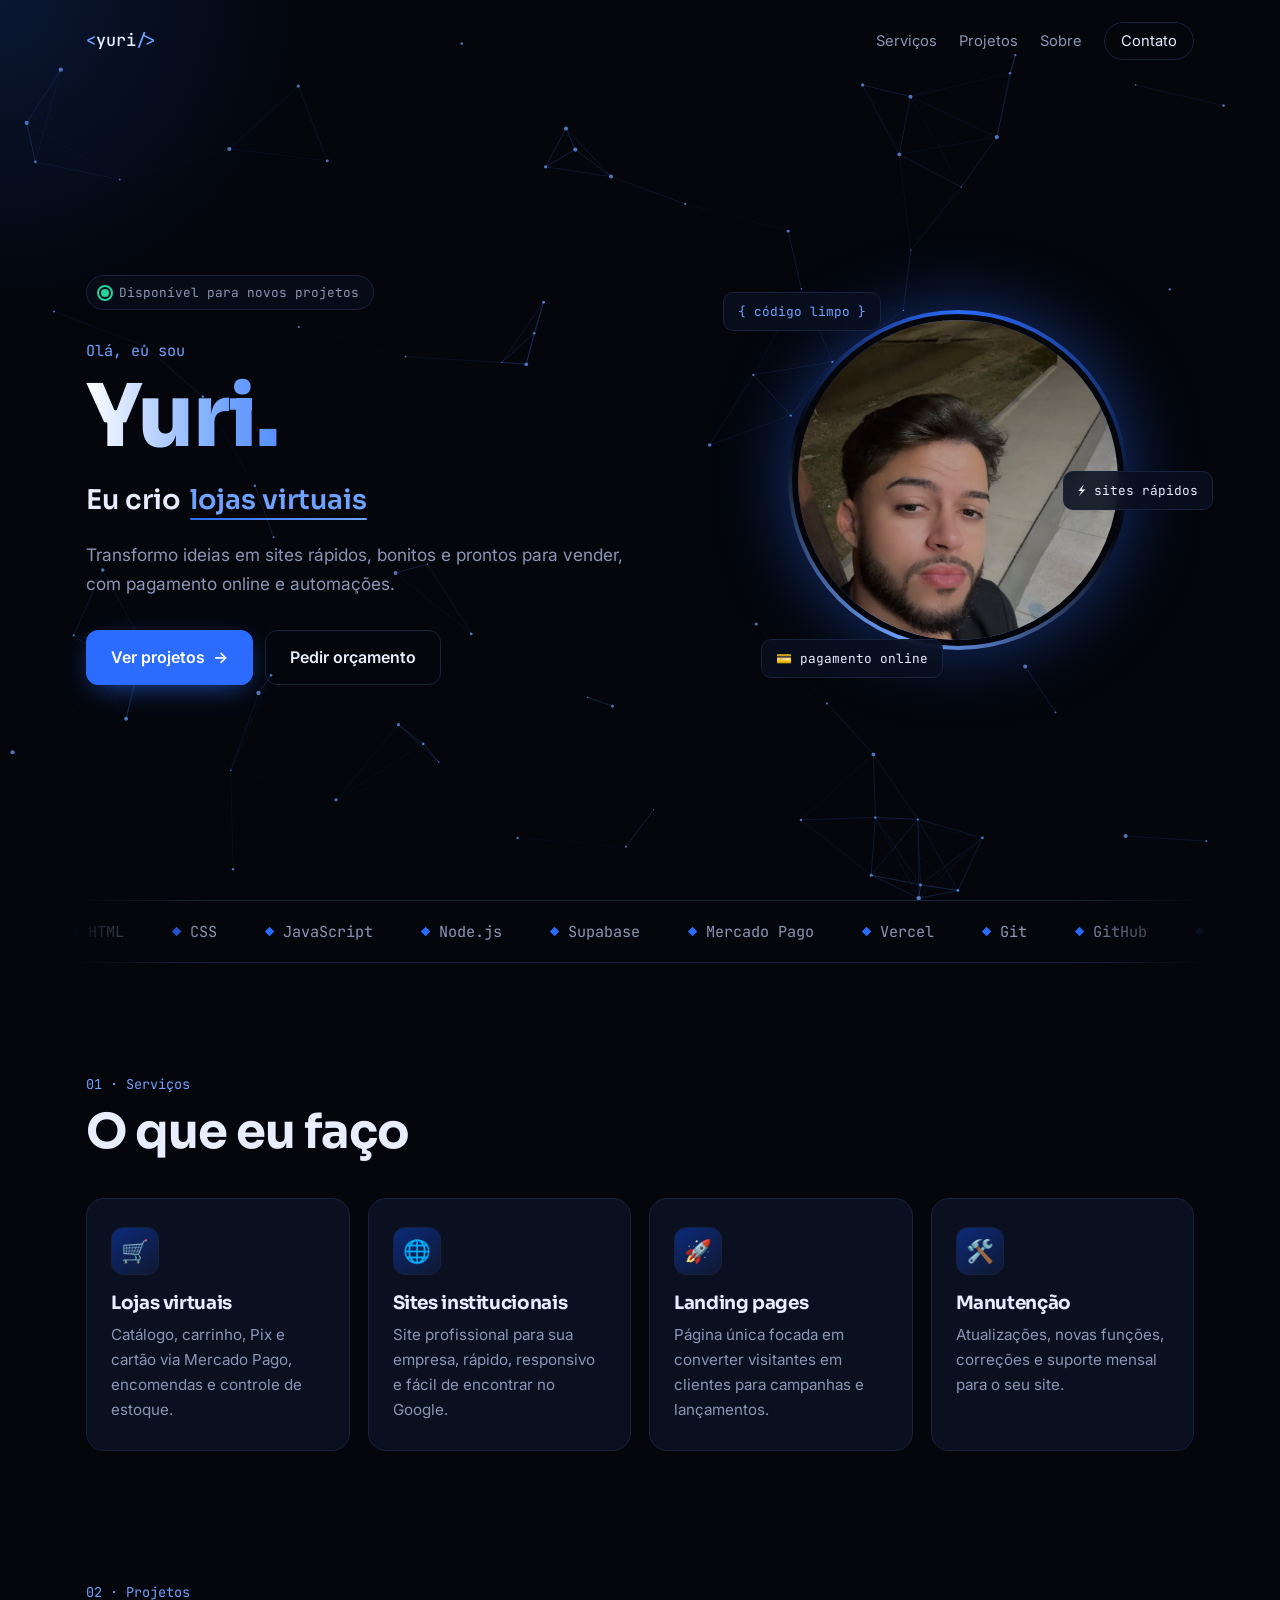
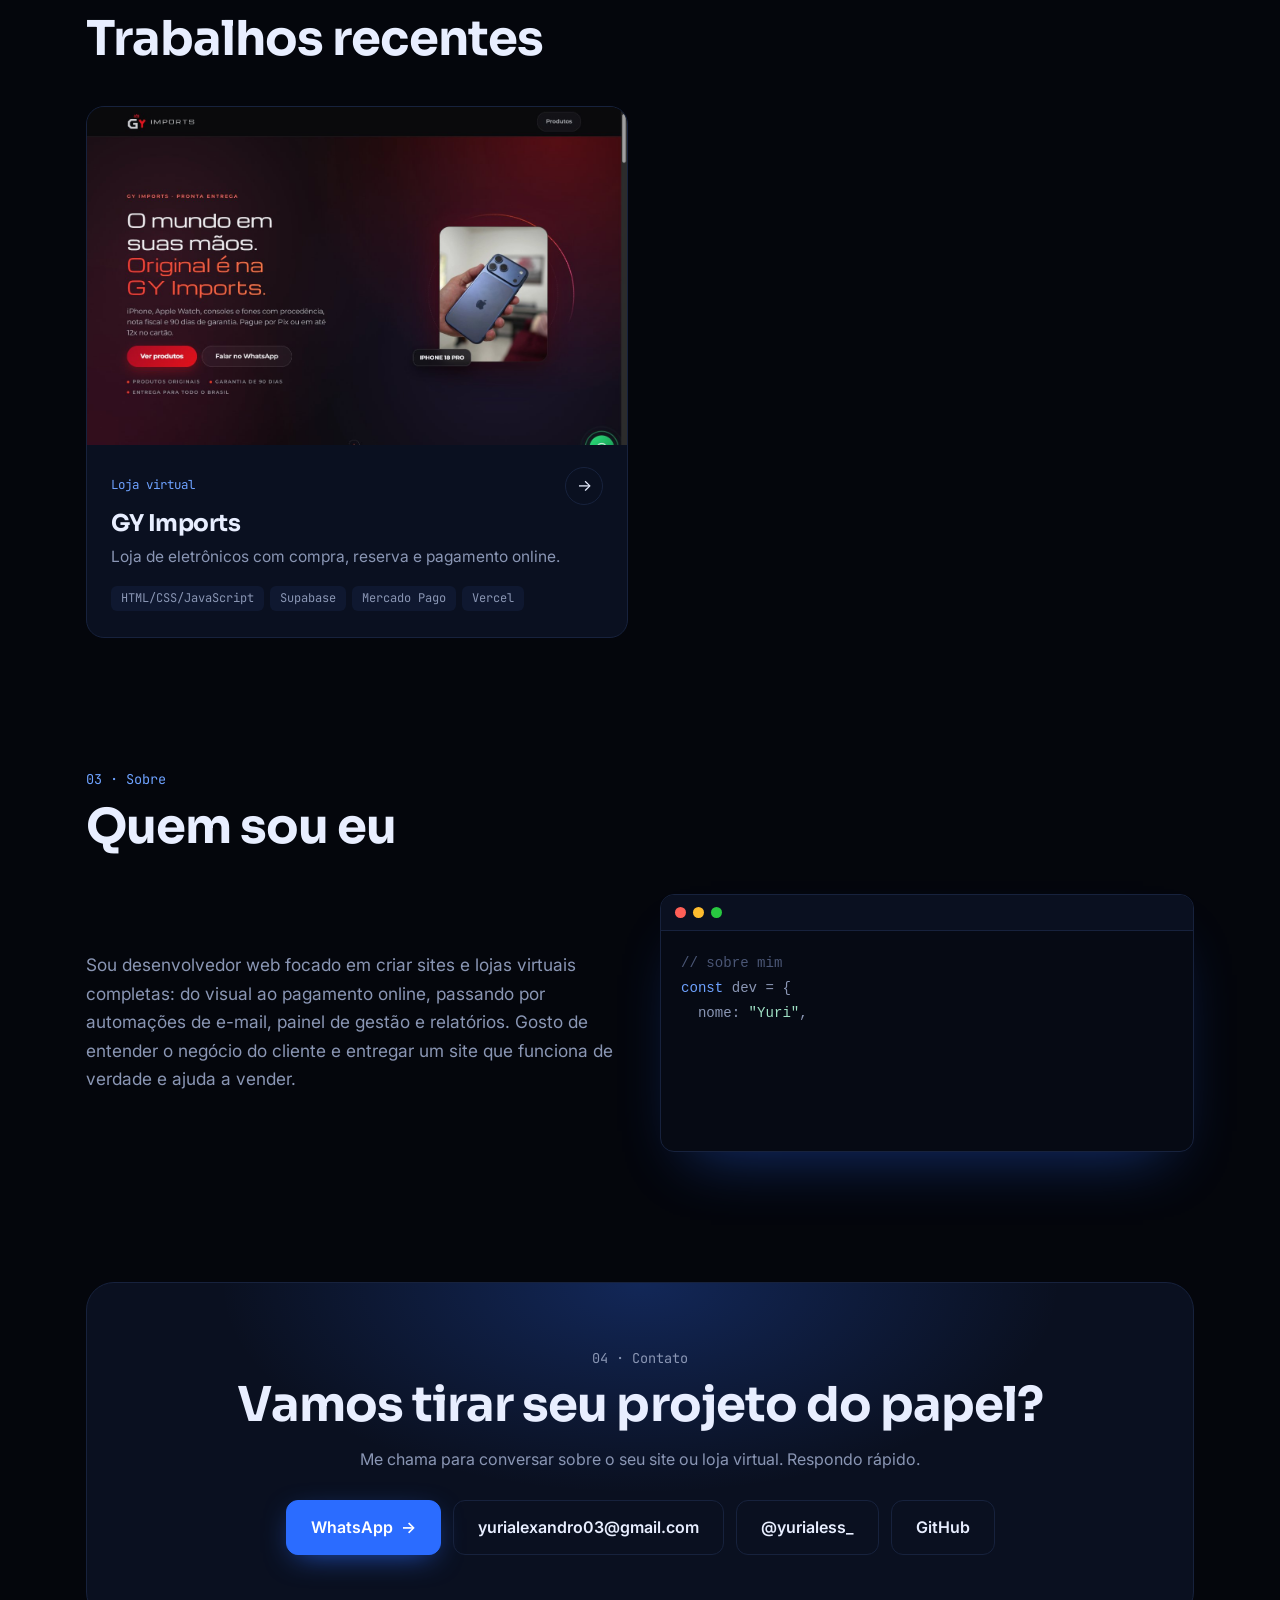
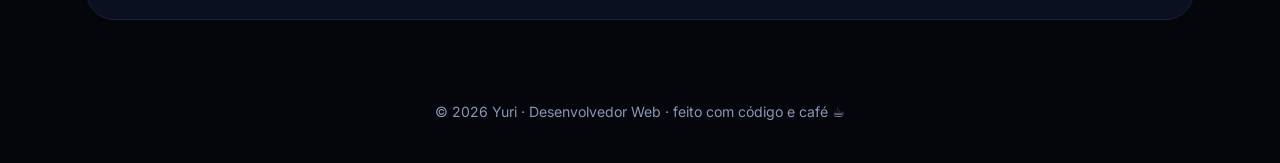
<file: index.html>
<!DOCTYPE html>
<html lang="pt-BR">
<head>
  <meta charset="UTF-8">
  <meta name="viewport" content="width=device-width, initial-scale=1.0">
  <title>Portfólio</title>
  <meta name="description" content="Portfólio de desenvolvimento de sites e lojas virtuais.">
  <link rel="preconnect" href="https://fonts.googleapis.com">
  <link rel="preconnect" href="https://fonts.gstatic.com" crossorigin>
  <link href="https://fonts.googleapis.com/css2?family=Sora:wght@400;600;700;800&family=Inter:wght@400;500;600&family=JetBrains+Mono:wght@400;500&display=swap" rel="stylesheet">
  <link rel="stylesheet" href="css/style.css">
</head>
<body>
  <canvas id="fundo" aria-hidden="true"></canvas>
  <div class="brilho" aria-hidden="true"></div>

  <header class="topo" id="topo">
    <a href="index.html" class="logo"><span class="logo-chave">&lt;</span><span id="logo"></span><span class="logo-chave">/&gt;</span></a>
    <nav>
      <a href="#servicos">Serviços</a>
      <a href="#projetos">Projetos</a>
      <a href="#sobre">Sobre</a>
      <a href="#contato" class="nav-cta">Contato</a>
    </nav>
  </header>

  <main>
    <!-- ========== TOPO / HERO ========== -->
    <section class="hero">
      <div class="hero-texto">
        <p class="mono status"><span class="ponto"></span> Disponível para novos projetos</p>
        <p class="ola mono">Olá, eu sou</p>
        <h1 id="nome-completo"></h1>
        <p class="digitando">Eu crio <span class="rotativo" id="digitando"></span></p>
        <p class="frase" id="frase"></p>
        <div class="botoes">
          <a href="#projetos" class="botao">Ver projetos <span class="seta">→</span></a>
          <a href="#" class="botao botao-vazio" id="hero-whats" target="_blank" rel="noopener">Pedir orçamento</a>
        </div>
      </div>

      <div class="hero-foto">
        <div class="anel">
          <div class="foto" id="foto"></div>
        </div>
        <div class="selo selo-1 mono">{ código limpo }</div>
        <div class="selo selo-2 mono">⚡ sites rápidos</div>
        <div class="selo selo-3 mono">💳 pagamento online</div>
      </div>
    </section>

    <!-- ========== FAIXA DE TECNOLOGIAS ========== -->
    <div class="faixa" aria-label="Tecnologias">
      <div class="faixa-trilho" id="faixa"></div>
    </div>

    <!-- ========== SERVIÇOS ========== -->
    <section id="servicos" class="secao">
      <p class="rotulo mono">01 · Serviços</p>
      <h2 class="revela">O que eu faço</h2>
      <div class="grade-servicos" id="lista-servicos"></div>
    </section>

    <!-- ========== PROJETOS ========== -->
    <section id="projetos" class="secao">
      <p class="rotulo mono">02 · Projetos</p>
      <h2 class="revela">Trabalhos recentes</h2>
      <div class="grade" id="lista-projetos"></div>
    </section>

    <!-- ========== SOBRE ========== -->
    <section id="sobre" class="secao">
      <p class="rotulo mono">03 · Sobre</p>
      <h2 class="revela">Quem sou eu</h2>
      <div class="sobre revela">
        <p id="texto-sobre"></p>
        <div class="terminal mono" aria-hidden="true">
          <div class="terminal-barra"><i></i><i></i><i></i></div>
          <pre id="terminal"></pre>
        </div>
      </div>
    </section>

    <!-- ========== CONTATO ========== -->
    <section id="contato" class="secao">
      <div class="contato-caixa revela">
        <p class="rotulo mono">04 · Contato</p>
        <h2>Vamos tirar seu projeto do papel?</h2>
        <p>Me chama para conversar sobre o seu site ou loja virtual. Respondo rápido.</p>
        <div class="contatos" id="contatos"></div>
      </div>
    </section>
  </main>

  <footer class="rodape" id="rodape"></footer>

  <script src="js/config.js"></script>
  <script src="js/projetos.js"></script>
  <script src="js/main.js"></script>
</body>
</html>
</file>
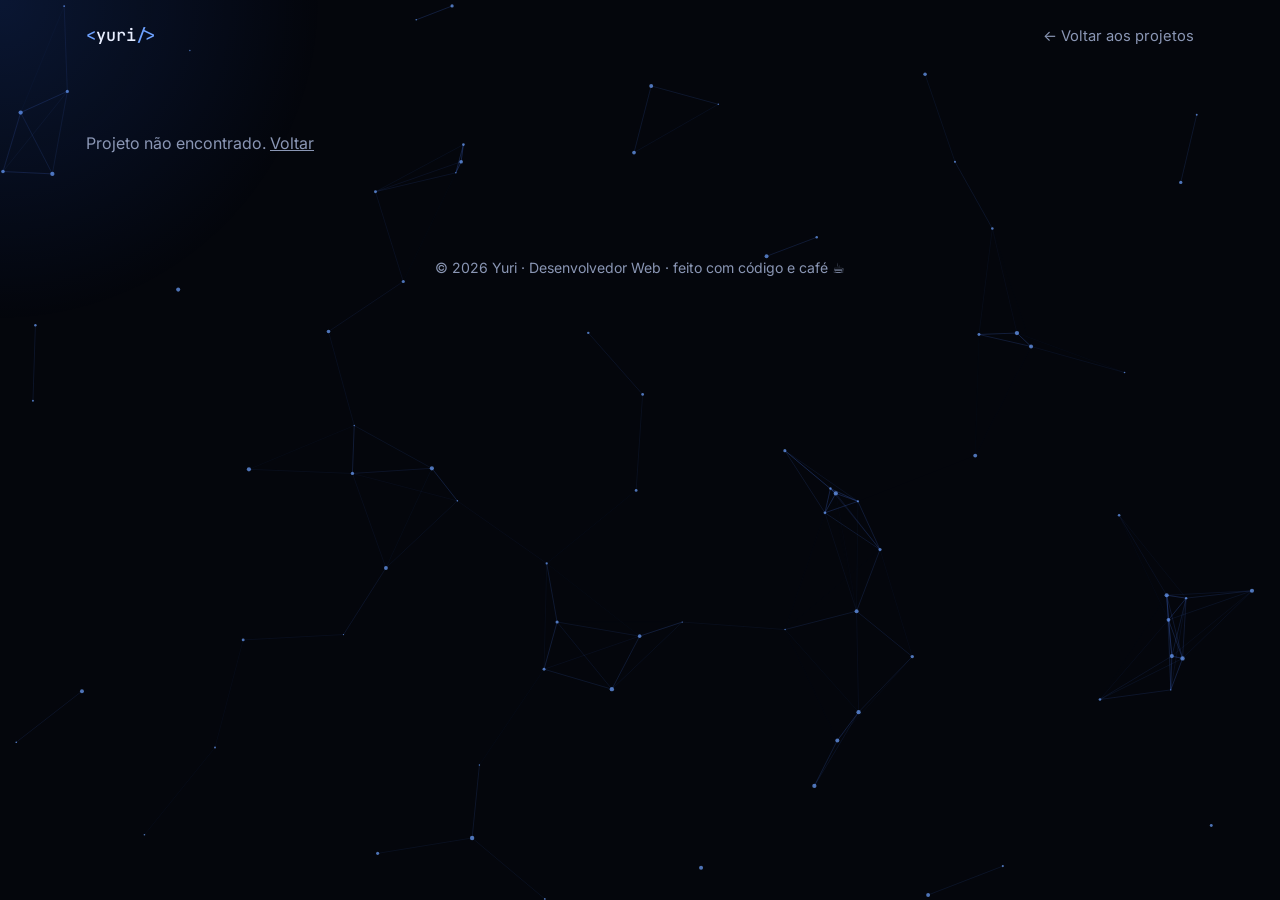
<file: projeto.html>
<!DOCTYPE html>
<html lang="pt-BR">
<head>
  <meta charset="UTF-8">
  <meta name="viewport" content="width=device-width, initial-scale=1.0">
  <title>Projeto</title>
  <link rel="preconnect" href="https://fonts.googleapis.com">
  <link rel="preconnect" href="https://fonts.gstatic.com" crossorigin>
  <link href="https://fonts.googleapis.com/css2?family=Sora:wght@400;600;700;800&family=Inter:wght@400;500;600&family=JetBrains+Mono:wght@400;500&display=swap" rel="stylesheet">
  <link rel="stylesheet" href="css/style.css">
</head>
<body>
  <canvas id="fundo" aria-hidden="true"></canvas>
  <div class="brilho" aria-hidden="true"></div>

  <header class="topo" id="topo">
    <a href="index.html" class="logo"><span class="logo-chave">&lt;</span><span id="logo"></span><span class="logo-chave">/&gt;</span></a>
    <nav>
      <a href="index.html#projetos">← Voltar aos projetos</a>
    </nav>
  </header>

  <main class="pagina-projeto" id="pagina-projeto"></main>

  <footer class="rodape" id="rodape"></footer>

  <!-- Imagem ampliada -->
  <div class="zoom" id="zoom"><img alt=""></div>

  <script src="js/config.js"></script>
  <script src="js/projetos.js"></script>
  <script src="js/main.js"></script>
</body>
</html>
</file>
<file: css/style.css>
/* =============================================
   CORES — troque aqui para mudar o visual todo
   ============================================= */
:root {
  --fundo: #04060c;          /* preto azulado */
  --fundo-2: #0a1020;        /* cards */
  --fundo-3: #0f1830;
  --borda: #17223d;
  --texto: #e8eeff;
  --texto-suave: #8a96b4;
  --azul: #2b6cff;           /* azul principal */
  --azul-claro: #6ea2ff;     /* azul de destaque */
  --azul-escuro: #0b2a7a;
  --verde: #22d39a;
  --raio: 18px;
  --largura: 1140px;
}

* { box-sizing: border-box; margin: 0; padding: 0; }
html { scroll-behavior: smooth; }
body {
  background: var(--fundo);
  color: var(--texto);
  font-family: "Inter", system-ui, sans-serif;
  line-height: 1.65;
  overflow-x: hidden;
}
h1, h2, h3 { font-family: "Sora", sans-serif; line-height: 1.1; letter-spacing: -0.02em; }
.mono { font-family: "JetBrains Mono", monospace; }
a { color: inherit; }
img { display: block; max-width: 100%; }
::selection { background: var(--azul); color: #fff; }

/* ---------- Fundo animado ---------- */
#fundo { position: fixed; inset: 0; width: 100%; height: 100%; z-index: -2; }
.brilho {
  position: fixed; z-index: -1; pointer-events: none;
  width: 700px; height: 700px; border-radius: 50%;
  left: 0; top: 0; transform: translate(-50%, -50%);
  background: radial-gradient(circle, rgba(43,108,255,.16), transparent 65%);
  transition: opacity .3s;
}

/* ---------- Topo ---------- */
.topo {
  position: fixed; top: 0; left: 0; right: 0; z-index: 50;
  display: flex; justify-content: space-between; align-items: center; gap: 16px;
  padding: 22px max(16px, calc((100% - var(--largura)) / 2 + 16px));
  transition: padding .3s, background .3s, border-color .3s;
  border-bottom: 1px solid transparent;
}
.topo.rolou {
  padding-top: 12px; padding-bottom: 12px;
  background: rgba(4, 6, 12, .75); backdrop-filter: blur(14px);
  border-bottom-color: var(--borda);
}
.logo { font-family: "JetBrains Mono", monospace; font-weight: 500; font-size: 1.05rem; text-decoration: none; }
.logo-chave { color: var(--azul-claro); }
.topo nav { display: flex; gap: 22px; align-items: center; flex-wrap: wrap; }
.topo nav a { text-decoration: none; color: var(--texto-suave); font-size: .92rem; position: relative; transition: color .2s; }
.topo nav a::after {
  content: ""; position: absolute; left: 0; bottom: -4px; height: 2px; width: 100%;
  background: var(--azul); transform: scaleX(0); transform-origin: right; transition: transform .3s;
}
.topo nav a:hover { color: var(--texto); }
.topo nav a:hover::after { transform: scaleX(1); transform-origin: left; }
.topo nav .nav-cta { color: var(--texto); border: 1px solid var(--borda); padding: 6px 16px; border-radius: 999px; }
.topo nav .nav-cta::after { display: none; }
.topo nav .nav-cta:hover { border-color: var(--azul); background: rgba(43,108,255,.12); }

main, .rodape { max-width: var(--largura); margin: 0 auto; padding: 0 16px; }

/* ---------- Hero ---------- */
.hero {
  min-height: 100vh; padding: 120px 0 60px;
  display: grid; grid-template-columns: 1.25fr 1fr; align-items: center; gap: 48px;
}
.status {
  display: inline-flex; align-items: center; gap: 10px;
  font-size: .8rem; color: var(--texto-suave);
  padding: 6px 14px; border: 1px solid var(--borda); border-radius: 999px; background: rgba(10,16,32,.6);
}
.ponto { width: 8px; height: 8px; border-radius: 50%; background: var(--verde); position: relative; }
.ponto::after {
  content: ""; position: absolute; inset: -4px; border-radius: 50%; border: 2px solid var(--verde);
  animation: pulso 1.8s ease-out infinite;
}
@keyframes pulso { from { transform: scale(.5); opacity: 1; } to { transform: scale(1.8); opacity: 0; } }

.ola { color: var(--azul-claro); margin-top: 28px; font-size: .95rem; }
.hero h1 { font-size: clamp(2.8rem, 8vw, 5.4rem); font-weight: 800; margin: 6px 0 14px; }
.nome-gradiente {
  background: linear-gradient(90deg, #fff, var(--azul-claro), var(--azul), var(--azul-claro), #fff);
  background-size: 300% 100%; -webkit-background-clip: text; background-clip: text; color: transparent;
  animation: fluxo 7s linear infinite;
}
@keyframes fluxo { to { background-position: 300% 0; } }
/* Letras do nome subindo uma por uma */
.letra-sobe {
  display: inline-block; opacity: 0; transform: translateY(70%); filter: blur(10px);
  animation: sobe 1s cubic-bezier(.2,.8,.2,1) forwards;
}
@keyframes sobe { to { opacity: 1; transform: none; filter: blur(0); } }
/* durante a subida, as letras usam cores próprias (o degradê liga no final) */
.nome-gradiente.animando { background: none; -webkit-background-clip: initial; background-clip: initial; color: var(--texto); animation: none; }

.digitando {
  font-family: "Sora", sans-serif; font-size: clamp(1.2rem, 3vw, 1.7rem); font-weight: 600;
  display: flex; align-items: center; gap: .35em; flex-wrap: wrap; line-height: 1.65;
}
.destaque { color: var(--azul-claro); }

/* Palavras que sobem com desvanecer */
.rotativo {
  position: relative; display: inline-block; height: 1.65em; overflow: hidden;
  transition: width .6s cubic-bezier(.65,0,.35,1);
}
.rotativo .palavra {
  position: absolute; left: 0; top: 0; white-space: nowrap; line-height: 1.65em;
  color: var(--azul-claro);
  opacity: 0; transform: translateY(100%); filter: blur(8px);
  transition: opacity .9s ease, transform .9s cubic-bezier(.2,.8,.2,1), filter .9s ease;
}
.rotativo .palavra::after { /* traço azul que se desenha */
  content: ""; position: absolute; left: 0; right: 0; bottom: .12em; height: 2px; border-radius: 2px;
  background: linear-gradient(90deg, var(--azul), var(--azul-claro));
  transform: scaleX(0); transform-origin: left; transition: transform .8s .35s cubic-bezier(.65,0,.35,1);
}
.rotativo .palavra.ativa { opacity: 1; transform: none; filter: none; }
.rotativo .palavra.ativa::after { transform: scaleX(1); }
.rotativo .palavra.saindo { opacity: 0; transform: translateY(-100%); filter: blur(8px); }
.rotativo .palavra.saindo::after { transform: scaleX(0); transform-origin: right; transition-delay: 0s; }
.frase { color: var(--texto-suave); font-size: 1.08rem; max-width: 52ch; margin: 18px 0 32px; }

/* ---------- Botões ---------- */
.botoes { display: flex; gap: 12px; flex-wrap: wrap; }
.botao {
  position: relative; overflow: hidden;
  display: inline-flex; align-items: center; gap: 8px;
  padding: 13px 24px; border-radius: 12px;
  background: var(--azul); color: #fff; font-weight: 600; text-decoration: none;
  border: 1px solid var(--azul);
  box-shadow: 0 8px 30px -10px rgba(43,108,255,.8);
  transition: transform .2s, box-shadow .2s;
}
.botao::before { /* brilho que passa no hover */
  content: ""; position: absolute; top: 0; left: -120%; width: 60%; height: 100%;
  background: linear-gradient(100deg, transparent, rgba(255,255,255,.35), transparent);
  transform: skewX(-20deg); transition: left .6s;
}
.botao:hover { transform: translateY(-2px); box-shadow: 0 12px 40px -8px rgba(43,108,255,.9); }
.botao:hover::before { left: 140%; }
.botao .seta { transition: transform .2s; }
.botao:hover .seta { transform: translateX(4px); }
.botao-vazio { background: transparent; border-color: var(--borda); box-shadow: none; color: var(--texto); }
.botao-vazio:hover { border-color: var(--azul); box-shadow: none; background: rgba(43,108,255,.08); }

/* ---------- Foto com anel giratório ---------- */
.hero-foto { position: relative; display: flex; justify-content: center; align-items: center; aspect-ratio: 1; }
.anel {
  position: relative; width: min(340px, 78vw); aspect-ratio: 1; border-radius: 50%; padding: 4px;
  background: conic-gradient(from 0deg, var(--azul), transparent 30%, var(--azul-claro) 55%, transparent 80%, var(--azul));
  animation: girar 8s linear infinite;
  box-shadow: 0 0 80px -10px rgba(43,108,255,.55);
}
@keyframes girar { to { transform: rotate(360deg); } }
.foto {
  width: 100%; height: 100%; border-radius: 50%; overflow: hidden;
  background: radial-gradient(circle at 30% 25%, var(--fundo-3), var(--fundo) 70%);
  border: 6px solid var(--fundo);
  animation: girar 8s linear infinite reverse; /* mantém a foto parada */
  display: flex; align-items: center; justify-content: center;
}
.foto img { width: 100%; height: 100%; object-fit: cover; }
.inicial {
  font-family: "Sora", sans-serif; font-weight: 800; font-size: 8rem;
  background: linear-gradient(160deg, #fff, var(--azul-claro) 50%, var(--azul)); -webkit-background-clip: text; background-clip: text; color: transparent;
}
.selo {
  position: absolute; font-size: .8rem; padding: 8px 14px; border-radius: 10px;
  background: rgba(10,16,32,.85); border: 1px solid var(--borda); backdrop-filter: blur(8px);
  white-space: nowrap; animation: flutuar 5s ease-in-out infinite;
}
.selo-1 { top: 10%; left: 0; color: var(--azul-claro); }
.selo-2 { top: 48%; right: -4%; animation-delay: -1.6s; }
.selo-3 { bottom: 8%; left: 8%; animation-delay: -3.2s; }
@keyframes flutuar { 50% { transform: translateY(-14px); } }

/* ---------- Faixa de tecnologias ---------- */
.faixa {
  overflow: hidden; border-block: 1px solid var(--borda); padding: 18px 0; margin: 0 -16px;
  mask-image: linear-gradient(90deg, transparent, #000 12%, #000 88%, transparent);
}
.faixa-trilho { display: flex; gap: 48px; width: max-content; animation: deslizar 30s linear infinite; }
.faixa-trilho span { font-family: "JetBrains Mono", monospace; color: var(--texto-suave); font-size: .95rem; white-space: nowrap; }
.faixa-trilho span::before { content: "◆ "; color: var(--azul); }
@keyframes deslizar { to { transform: translateX(-50%); } }

/* ---------- Seções ---------- */
.secao { padding: 110px 0 20px; }
.rotulo { color: var(--azul-claro); font-size: .85rem; margin-bottom: 10px; }
.secao h2 { font-size: clamp(2rem, 5vw, 3rem); margin-bottom: 40px; }

/* Revelar ao rolar */
.revela { opacity: 0; transform: translateY(40px); filter: blur(6px); transition: opacity .8s, transform .8s cubic-bezier(.2,.8,.2,1), filter .8s; }
.revela.visivel { opacity: 1; transform: none; filter: none; }

/* ---------- Cards com luz que segue o mouse ---------- */
.luz { position: relative; background: var(--fundo-2); border: 1px solid var(--borda); border-radius: var(--raio); overflow: hidden; }
.luz::before {
  content: ""; position: absolute; inset: 0; pointer-events: none; opacity: 0; transition: opacity .3s;
  background: radial-gradient(400px circle at var(--mx, 50%) var(--my, 50%), rgba(43,108,255,.18), transparent 45%);
}
.luz::after { /* borda que acende perto do mouse */
  content: ""; position: absolute; inset: 0; border-radius: inherit; padding: 1px; pointer-events: none; opacity: 0; transition: opacity .3s;
  background: radial-gradient(250px circle at var(--mx, 50%) var(--my, 50%), var(--azul-claro), transparent 60%);
  -webkit-mask: linear-gradient(#000 0 0) content-box, linear-gradient(#000 0 0);
  -webkit-mask-composite: xor; mask-composite: exclude;
}
.luz:hover::before, .luz:hover::after { opacity: 1; }

.grade-servicos { display: grid; grid-template-columns: repeat(auto-fit, minmax(240px, 1fr)); gap: 18px; }
.servico { padding: 28px 24px; }
.servico .icone {
  width: 48px; height: 48px; border-radius: 12px; display: grid; place-items: center; font-size: 1.4rem;
  background: linear-gradient(145deg, var(--azul-escuro), var(--fundo-3)); border: 1px solid var(--borda); margin-bottom: 18px;
}
.servico h3 { font-size: 1.15rem; margin-bottom: 8px; }
.servico p { color: var(--texto-suave); font-size: .95rem; }

/* ---------- Projetos ---------- */
.grade { display: grid; grid-template-columns: repeat(auto-fill, minmax(min(100%, 480px), 1fr)); gap: 24px; }
.card { display: block; text-decoration: none; transition: transform .4s cubic-bezier(.2,.8,.2,1); }
.card:hover { transform: translateY(-6px); }
.card .imagem-caixa img { transition: transform .8s cubic-bezier(.2,.8,.2,1); }
.card:hover .imagem-caixa img { transform: scale(1.06); }
.card-texto { padding: 22px 24px 26px; position: relative; z-index: 1; }
.card-topo { display: flex; justify-content: space-between; align-items: center; }
.etiqueta { font-family: "JetBrains Mono", monospace; font-size: .78rem; color: var(--azul-claro); }
.card h3 { font-size: 1.45rem; margin: 6px 0 8px; }
.card p { color: var(--texto-suave); font-size: .97rem; }
.card .abrir {
  width: 38px; height: 38px; border-radius: 50%; border: 1px solid var(--borda); display: grid; place-items: center;
  transition: background .3s, transform .3s, border-color .3s;
}
.card:hover .abrir { background: var(--azul); border-color: var(--azul); transform: rotate(-45deg); }
.mini-tags { display: flex; flex-wrap: wrap; gap: 6px; margin-top: 16px; }
.mini-tags span { font-size: .75rem; padding: 3px 10px; border-radius: 6px; background: var(--fundo-3); color: var(--texto-suave); font-family: "JetBrains Mono", monospace; }

.imagem-caixa {
  position: relative; aspect-ratio: 16 / 10; overflow: hidden;
  background: linear-gradient(135deg, var(--fundo-3), var(--fundo));
  display: flex; align-items: center; justify-content: center;
}
.imagem-caixa::before { content: attr(data-nome); font-family: "Sora", sans-serif; font-weight: 700; font-size: 1.4rem; color: #24314f; }
.imagem-caixa img { position: absolute; inset: 0; width: 100%; height: 100%; object-fit: cover; object-position: top; }

/* ---------- Sobre ---------- */
.sobre { display: grid; grid-template-columns: 1fr 1fr; gap: 40px; align-items: center; }
.sobre > p { color: var(--texto-suave); font-size: 1.08rem; }
.terminal { background: #060a14; border: 1px solid var(--borda); border-radius: 14px; overflow: hidden; box-shadow: 0 30px 60px -30px rgba(43,108,255,.45); }
.terminal-barra { display: flex; gap: 7px; padding: 12px 14px; border-bottom: 1px solid var(--borda); background: var(--fundo-2); }
.terminal-barra i { width: 11px; height: 11px; border-radius: 50%; background: #26314d; }
.terminal-barra i:first-child { background: #ff5f57; } .terminal-barra i:nth-child(2) { background: #febc2e; } .terminal-barra i:nth-child(3) { background: #28c840; }
.terminal pre { padding: 20px; font-size: .88rem; line-height: 1.8; min-height: 220px; white-space: pre-wrap; color: var(--texto-suave); }
.terminal .k { color: var(--azul-claro); } .terminal .s { color: #9fe0c4; } .terminal .c { color: #4a5675; }

/* ---------- Contato ---------- */
.contato-caixa {
  text-align: center; padding: 64px 24px; border-radius: 28px; border: 1px solid var(--borda);
  background:
    radial-gradient(600px 300px at 50% 0%, rgba(43,108,255,.25), transparent 70%),
    var(--fundo-2);
}
.contato-caixa h2 { margin-bottom: 14px; }
.contato-caixa > p { color: var(--texto-suave); }
.contatos { display: flex; gap: 12px; flex-wrap: wrap; justify-content: center; margin-top: 28px; }

/* ---------- Página do projeto ---------- */
.pagina-projeto { padding: 130px 16px 40px; }
.pagina-projeto h1 { font-size: clamp(2.4rem, 6vw, 4rem); margin: 10px 0 14px; }
.pagina-projeto h2 { font-size: 1.4rem; margin: 48px 0 14px; }
.pagina-projeto p { color: var(--texto-suave); max-width: 65ch; }
.resumo { font-size: 1.15rem; margin-bottom: 26px; }
.galeria { display: grid; grid-template-columns: repeat(auto-fit, minmax(min(100%, 460px), 1fr)); gap: 20px; margin-top: 44px; }
.galeria .imagem-caixa { border-radius: var(--raio); border: 1px solid var(--borda); cursor: zoom-in; }
.galeria .imagem-caixa img { transition: transform .6s; }
.galeria .imagem-caixa:hover img { transform: scale(1.04); }
.duas-colunas { display: grid; grid-template-columns: repeat(auto-fit, minmax(280px, 1fr)); gap: 0 40px; }
.lista-func { list-style: none; display: grid; grid-template-columns: repeat(auto-fill, minmax(260px, 1fr)); gap: 10px; }
.lista-func li { padding: 14px 18px; border-radius: 12px; }
.lista-func li span { position: relative; z-index: 1; }
.lista-func li span::before { content: "✓  "; color: var(--azul-claro); font-weight: 700; }
.tags { display: flex; flex-wrap: wrap; gap: 8px; }
.tag { padding: 6px 14px; border-radius: 8px; border: 1px solid var(--borda); background: var(--fundo-2); font-size: .88rem; font-family: "JetBrains Mono", monospace; }
.cta {
  margin-top: 64px; padding: 34px; border-radius: var(--raio);
  display: flex; justify-content: space-between; align-items: center; gap: 16px; flex-wrap: wrap;
}
.cta p { color: var(--texto); font-weight: 600; font-size: 1.15rem; position: relative; z-index: 1; }
.cta .botao { z-index: 1; }

/* Imagem ampliada */
.zoom {
  position: fixed; inset: 0; z-index: 100; display: grid; place-items: center; padding: 24px;
  background: rgba(2,4,10,.92); backdrop-filter: blur(6px); opacity: 0; pointer-events: none; transition: opacity .3s; cursor: zoom-out;
}
.zoom.aberto { opacity: 1; pointer-events: auto; }
.zoom img { max-height: 90vh; border-radius: 12px; transform: scale(.94); transition: transform .3s; }
.zoom.aberto img { transform: none; }

/* ---------- Rodapé ---------- */
.rodape { padding: 60px 16px 40px; color: var(--texto-suave); font-size: .88rem; text-align: center; }

/* ---------- Celular ---------- */
@media (max-width: 860px) {
  .hero { grid-template-columns: 1fr; padding-top: 110px; min-height: auto; }
  .hero-foto { order: -1; max-width: 360px; margin: 0 auto; width: 100%; }
  .sobre { grid-template-columns: 1fr; }
  .selo-2 { right: 0; }
}
@media (max-width: 600px) {
  .topo nav a:not(.nav-cta) { display: none; }
  .hero-foto { max-width: 300px; }
  .anel { width: 210px; }
  .inicial { font-size: 6rem; }
  .selo { font-size: .7rem; }
}

/* Respeita quem prefere menos movimento */
@media (prefers-reduced-motion: reduce) {
  *, *::before, *::after { animation: none !important; transition: none !important; }
  .revela, .letra-sobe { opacity: 1; transform: none; filter: none; }
}
</file>
